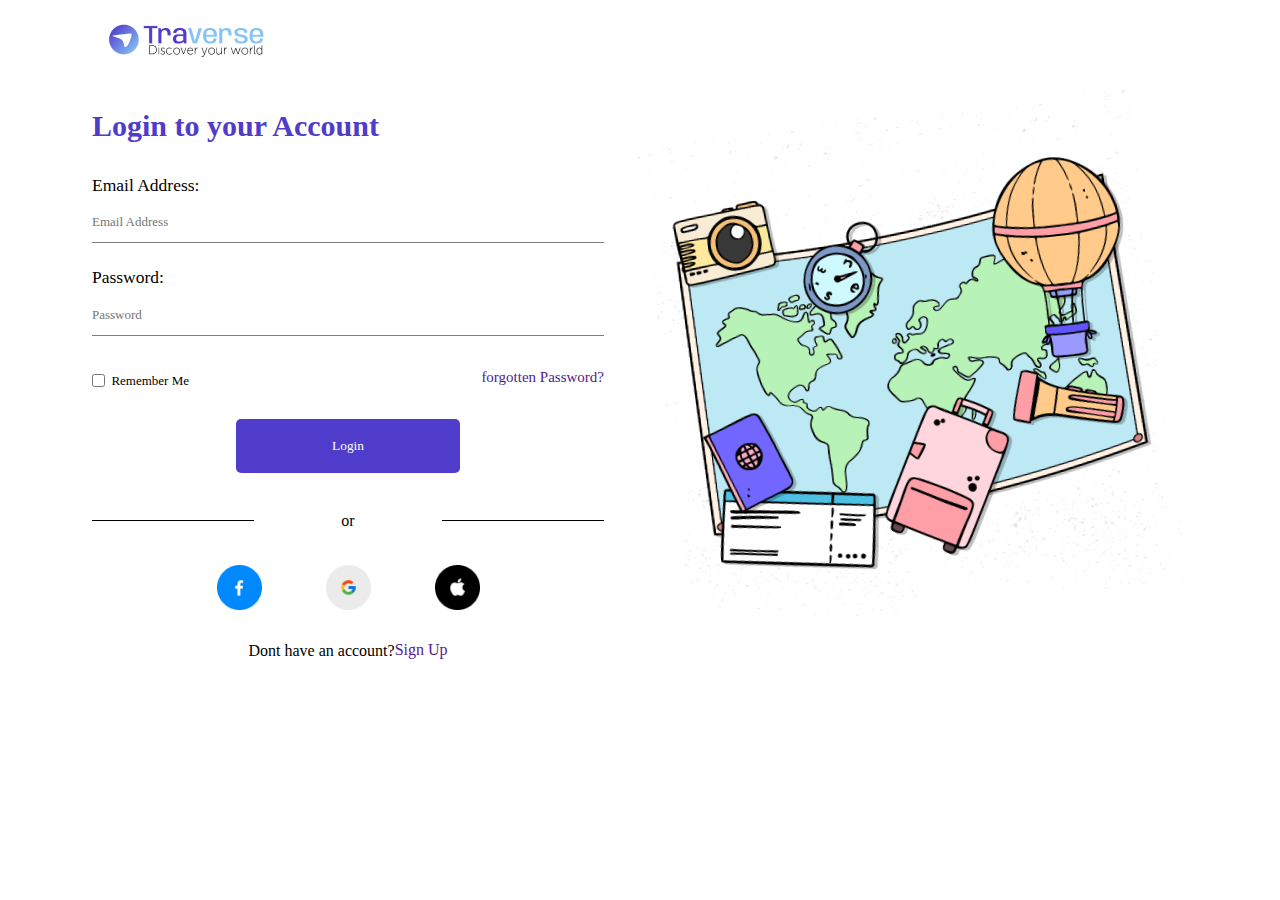
<file: index4.html>
<!DOCTYPE html>
<html>

<head>
     <meta charset='utf-8'>
     <meta http-equiv='X-UA-Compatible' content='IE=edge'>
     <title>Traverse</title>
     <meta name='viewport' content='width=device-width, initial-scale=1'>
     <link rel='stylesheet' type='text/css' media='screen' href='login.css'>
</head>

<body>
     <section>
          <div class="body">
               <div class="logo">
                    <img src="./assests/img/Artboard 2 11.png" alt="">
               </div>
               <div class="container">
                    <div class="content">
                         <form action="">
                              <div class="login">
                                   <h1>Login to your Account</h1>
                              </div>
                              <div>
                                   <div class="placeholders">
                                        <label for="">Email Address:</label><br>
                                        <input type="text" placeholder="Email Address">
                                   </div>
                                   <div class="placeholders">
                                        <label for="">Password:</label><br>
                                        <input type="text" placeholder="Password">
                                   </div>
                              </div>
                              <div class="remember">
                                   <div class="check">
                                        <input type="checkbox">
                                        <p>Remember Me</p>
                                   </div>
                                   <a href="">forgotten Password?</a>
                              </div>
                              <div class="btn">
                                   <button>Login</button>
                              </div>
                              <div class="or">
                                   <img src="./assests/img/Line 6.png" alt="">
                                   <p>or</p>
                                   <img src="./assests/img/Line 6.png" alt="">
                              </div>
                              <div class="icons">
                                   <img src="./assests/img/Frame 364.png" alt="">
                                   <img src="./assests/img/Frame 365.png" alt="">
                                   <img src="./assests/img/Frame 366.png" alt="">
                              </div>
                              <div class="SignUp">
                                   Dont have an account? <a href="">Sign Up</a>
                              </div>
                    </div>
                    <div class="img">
                         <img src="./assests/img/Artboard 1 1.png" alt="">
                    </div>
                    </form>
               </div>
          </div>
     </section>




     <script src='main.js'></script>
</body>

</html>
</file>
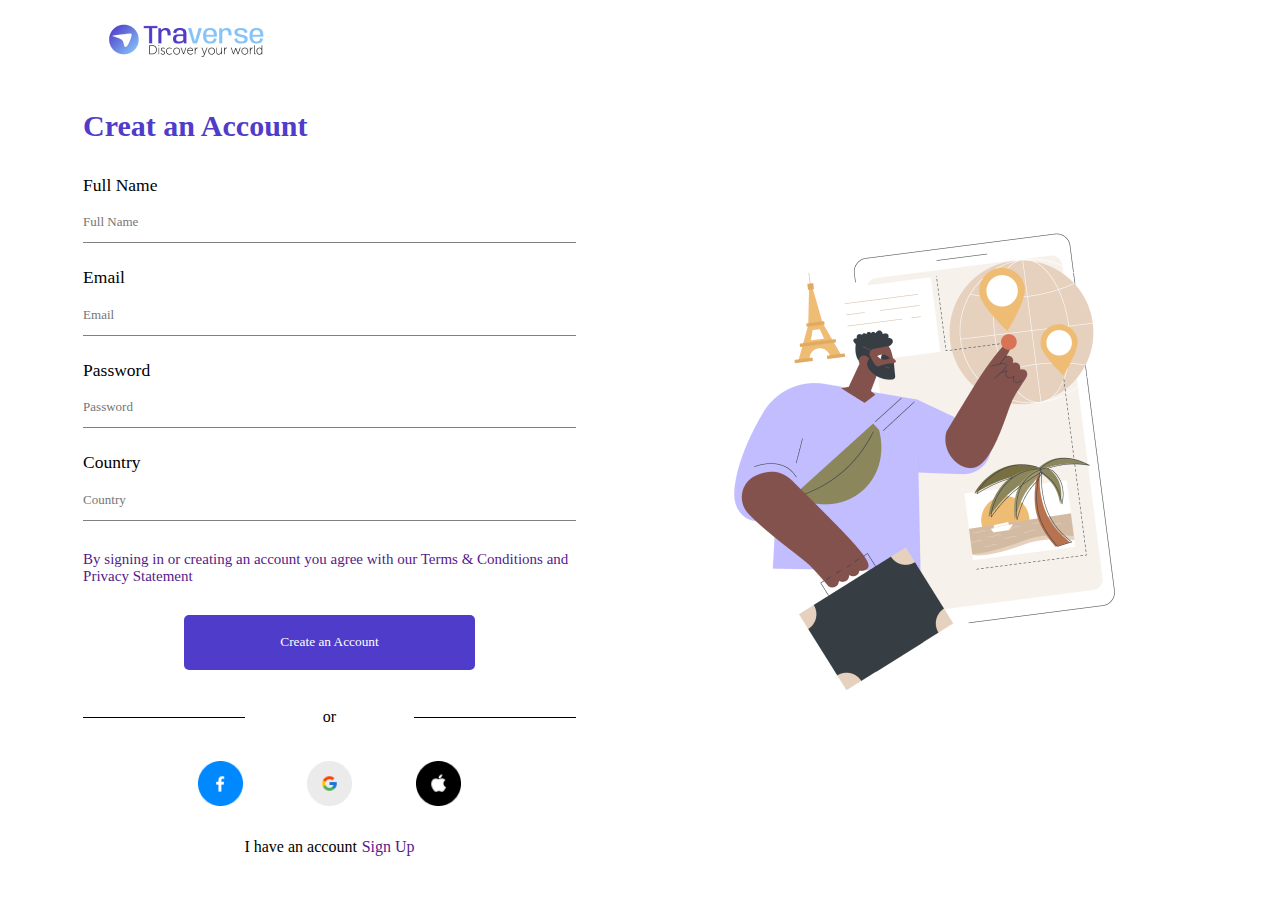
<file: index5.html>
<!DOCTYPE html>
<html>

<head>
     <meta charset='utf-8'>
     <meta http-equiv='X-UA-Compatible' content='IE=edge'>
     <title>Page Title</title>
     <meta name='viewport' content='width=device-width, initial-scale=1'>
     <link rel='stylesheet' type='text/css' media='screen' href='signin.css'>

</head>

<body>
     <section>
          <div class="body">
               <div class="logo">
                    <img src="./assests/img/Artboard 2 11.png" alt="">
               </div>
               <div class="container">
                    <div class="content">
                         <form action="">
                              <div>
                                   <div class="login">
                                        <h1>Creat an Account</h1>
                                   </div>
                                   <div>
                                        <div class="placeholders">
                                             <label for="">Full Name</label><br>
                                             <input type="text" placeholder="Full Name">
                                        </div>
                                        <div class="placeholders">
                                             <label for="">Email</label><br>
                                             <input type="text" placeholder="Email">
                                        </div>
                                        <div class="placeholders">
                                             <label for="">Password</label><br>
                                             <input type="text" placeholder="Password">
                                        </div>
                                        <div class="placeholders">
                                             <label for="">Country</label><br>
                                             <input type="text" placeholder="Country">
                                        </div>
                                   </div>
                                   <div class="remember">
                                        <a href="">By signing in or creating an account you agree with our Terms &
                                             Conditions
                                             and Privacy Statement
                                        </a>
                                   </div>
                                   <div class="btn">
                                        <button>Create an Account</button>
                                   </div>
                                   <div class="or">
                                        <img src="./assests/img/Line 6.png" alt="">
                                        <p>or</p>
                                        <img src="./assests/img/Line 6.png" alt="">
                                   </div>
                                   <div class="icons">
                                        <img src="./assests/img/Frame 364.png" alt="">
                                        <img src="./assests/img/Frame 365.png" alt="">
                                        <img src="./assests/img/Frame 366.png" alt="">
                                   </div>
                                   <div class="SignUp">
                                        I have an account<a href="">Sign Up</a>
                                   </div>
                              </div>
                         </form>
                    </div>
                    <div class="img">
                         <img src="./assests/img/Artboard 29 1.png" alt="">
                    </div>
                    </form>
               </div>
          </div>
     </section>




     <script src='main.js'></script>
</body>

</html>
</file>
<file: login.css>
*{
     margin: 0;
     padding: 0;
     font-family: poppins;
     margin-top: 0.4rem;
}
.container{
     display: flex;
     justify-content: center;
     align-items: center;
     gap: 2rem;
}
.content{
     width: 40%;
}
.logo{
     margin-left: 6.5rem;
     margin-bottom: 2rem;
}
.login{
     color: #4f3cca;
     font-size: 15px;
     margin-bottom: 2rem;
}

.placeholders{
     width: 100%;
     margin-bottom: 1.5rem;
     font-size: 17.5px;
}
.placeholders input{
     border: none;
     border-bottom: 1px solid gray;
     background: transparent;
     outline: none;
     height: 40px;
     width: 100%;
     font-size: 13px;
} 
.remember{
     display: flex;
     justify-content: space-between;
     align-items: center;
}
.check{
     display: flex;
     align-items: center;
     gap: 0.4rem;
     font-size: 13px;
     font-weight: 400;
}
.remember a{
     text-decoration: none;
     font-size: 15px;
}
.btn{
     display: flex;
     justify-content: center;
     margin-top: 1.5rem;
}
.btn button{
     padding: 1.2rem 6rem;
     background: #4f3cca;
     border: none;
     border-radius: 5px;
     color: white;
}
.or{
     display: flex;
     align-items: center;
     justify-content: space-between;
     margin-top: 2rem;
}
.icons{
     display: flex;
     justify-content: center;
     margin-top: 1.8rem;
     gap: 4rem;
}
.icons img{
     width: 45px;
     
}
.SignUp{
     margin-top: 2rem;
     display: flex;
     justify-content: center;
     align-items: center;
     font-size: 16px;
}
.SignUp a{
     text-decoration: none;
     font-size: 16px;
     margin-top: -0.1em;
}
.img{
     margin-top: -2rem;
}


@media (max-width: 820px){
     .logo{
          display: flex;
          justify-content: center;
          margin-left: -10rem;
     }
     .or img{
          width: 85px;
     }
     .img{
          display: none;
     }
}
@media (max-width: 768px) and (min-width: 321px){
     .content{
          width: 70%;
     }
     .or img{
          width: 85px;
     }
     .img{
          display: none;
     }
}
@media (max-width: 414px){
     .or img{
          width: 85px;
     }
     .img{
          display: none;
     }
}
@media (max-width: 375px){
     .remember p{
          font-size: 10px;
     }
     .remember a{
          font-size: 13px;
     }
     .or img{
          width: 85px;
     }
     .img{
          display: none;
     }
}
@media (max-width: 320px){
     *{
          margin-left: -0.3rem;
     }
     .logo{
          margin-left: -4rem;
          margin-bottom: 2rem;
     }
     .logo img{
          width: 120px;
     }
     .login h1{
          font-size: 13px;
     }
     .placeholders label{
          font-size: 12px;
     }
     .placeholders input{
          font-size: 10px;
          width: 160px;
     }
     .remember{
          gap: 2rem;
          font-size: 10px;
     }
     .remember a{
          font-size: 10px;
     }
     .btn button{
          padding: 0.5rem 3rem;
          font-size: 10px;
     }
     .or img{
          width: 20px;
     }
     .icons{
          gap: 2rem;
     }
     .icons img{
          width: 20px;
     }
     .SignUp{
          font-size: 9px;
          gap: 0.3rem;
     }
     .SignUp a{
          font-size: 9px;
     }
     .img{
          display: none;
     }
}
</file>
<file: signin.css>
*{
     margin: 0;
     padding: 0;
     font-family: poppins;
     margin-top: 0.4rem;
}
.container{
     display: flex;
     justify-content: center;
     align-items: center;
     gap: 2rem;
     margin-left: 3rem;
}
.content{
     width: 40%;
}
.logo{
     margin-left: 6.5rem;
     margin-bottom: 2rem;
}
.login{
     color: #4f3cca;
     font-size: 15px;
     margin-bottom: 2rem;
}

.placeholders{
     width: 100%;
     margin-bottom: 1.5rem;
     font-size: 17.5px;
}
.placeholders input{
     border: none;
     border-bottom: 1px solid gray;
     background: transparent;
     outline: none;
     height: 40px;
     width: 100%;
     font-size: 13px;
} 
.remember{
     display: flex;
     justify-content: space-between;
     align-items: center;
}
.check{
     display: flex;
     align-items: center;
     gap: 0.4rem;
     font-size: 13px;
     font-weight: 400;
}
.remember a{
     text-decoration: none;
     font-size: 15px;
}
.btn{
     display: flex;
     justify-content: center;
     margin-top: 1.5rem;
}
.btn button{
     padding: 1.2rem 6rem;
     background: #4f3cca;
     border: none;
     border-radius: 5px;
     color: white;
}
.or{
     display: flex;
     align-items: center;
     justify-content: space-between;
     margin-top: 2rem;
}
.icons{
     display: flex;
     justify-content: center;
     margin-top: 1.8rem;
     gap: 4rem;
}
.icons img{
     width: 45px;
     
}
.SignUp{
     margin-top: 2rem;
     display: flex;
     justify-content: center;
     align-items: center;
     font-size: 16px;
     gap: 0.3rem;
}
.SignUp a{
     text-decoration: none;
     font-size: 16px;
     margin-top: -1px;
}
.img{
     margin-top: -2rem;
}

@media (max-width: 768px) and (min-width: 321px){
     .logo{
          margin-left: 10rem;
     }
     .content{
          width: 70%;
     }
     .img{
          display: none;
     }
}
@media (max-width: 425px){
     .logo{
          margin-left: 6rem;
     }
     .content{
          width: 70%;
     }
     .remember a{
          font-size: 10px;
     }
     .btn button{
          padding: 1.2rem 4rem;
     }
     .or img{
          width: 80px;
     }
     .img{
          display: none;
     }
}
@media (max-width: 375px){
     form{
          display: flex;
          justify-content: center;
     }
     .btn button{
          padding: 1.2rem 3rem;
     }
     .icons img{
          width: 30px;
     }
}
@media (max-width: 320px){
     .logo{
          margin-bottom: 1rem;
     }
     .logo img{
          width: 90px;
     }
     .login h1{
          font-size: 15px;
     }
     .placeholders label{
          font-size: 15px;
     }
     .btn button{
          padding: 1rem 2.5rem;
          font-size: 10px;
     }
     .icons{
          gap: 1.5rem;
     }
     .SignUp{
          font-size: 10px;
     }
     .SignUp a{
          font-size: 10px;
     }
}
</file>
